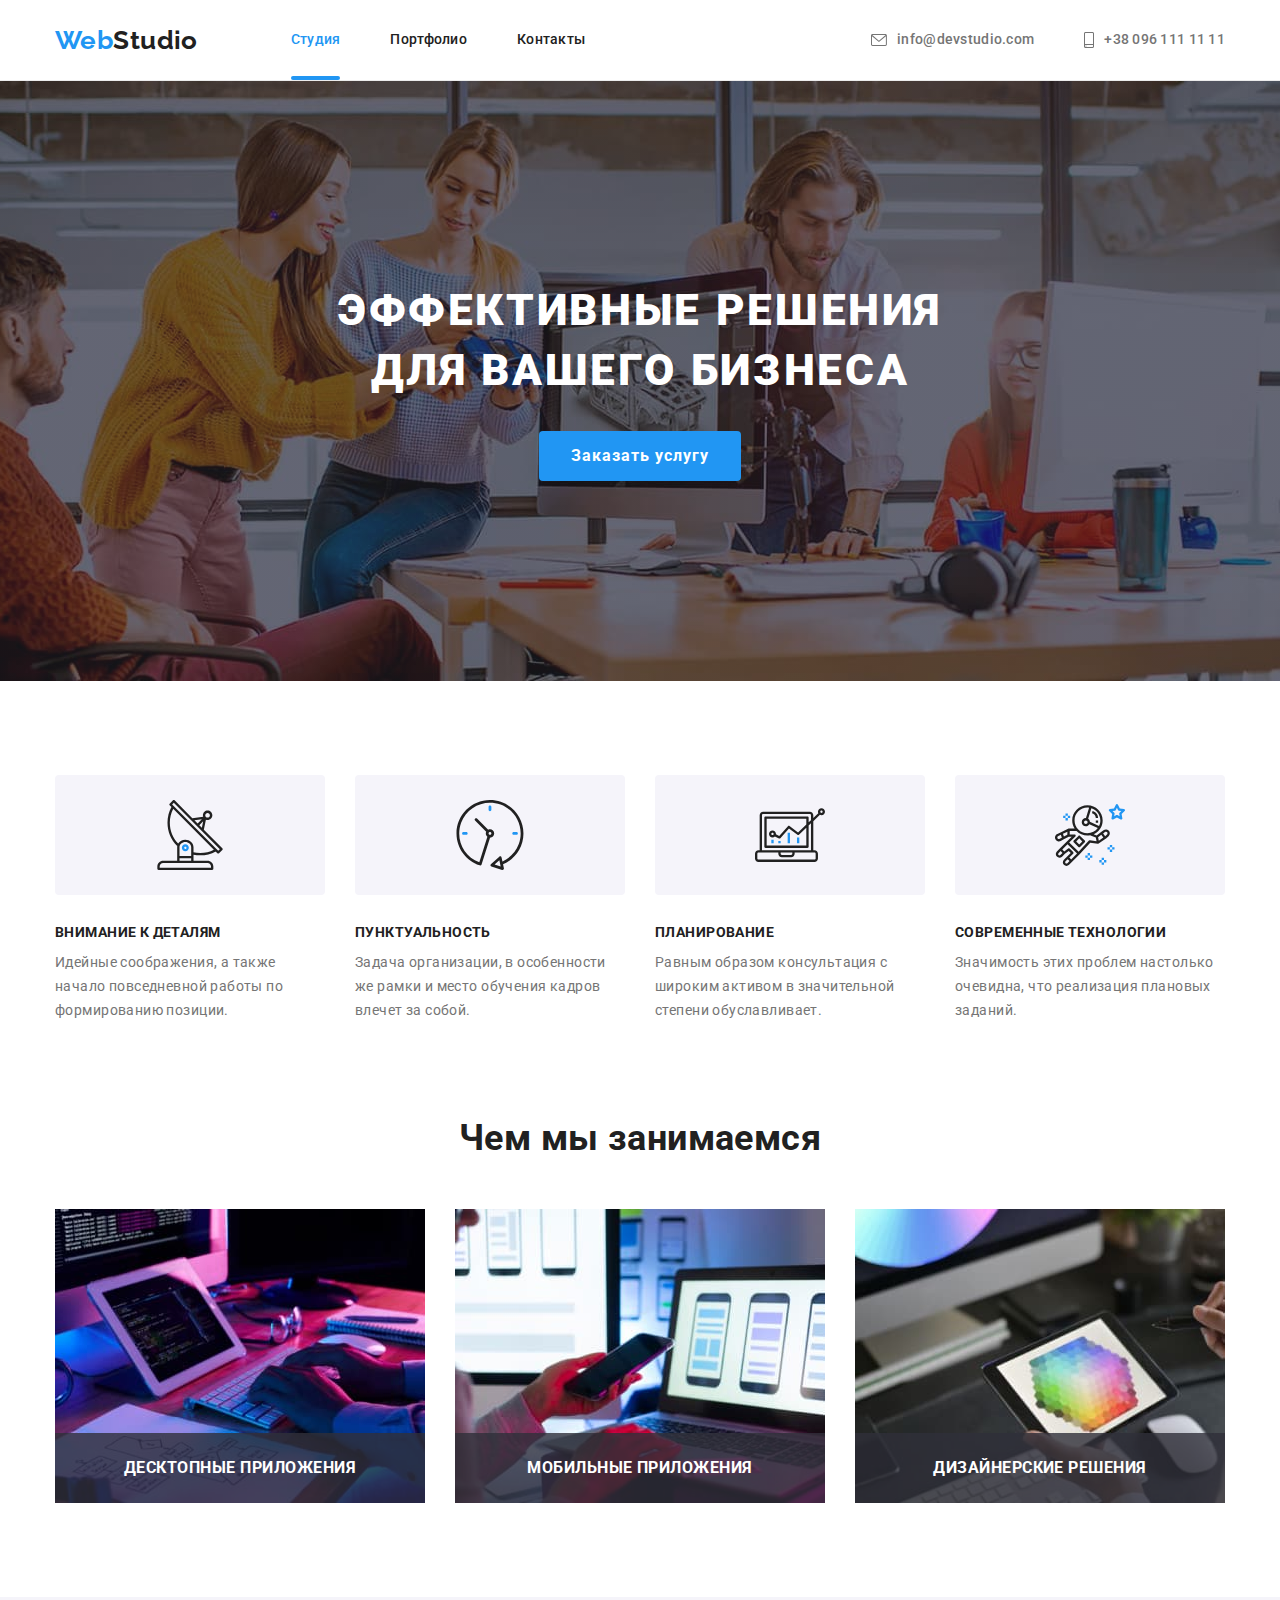
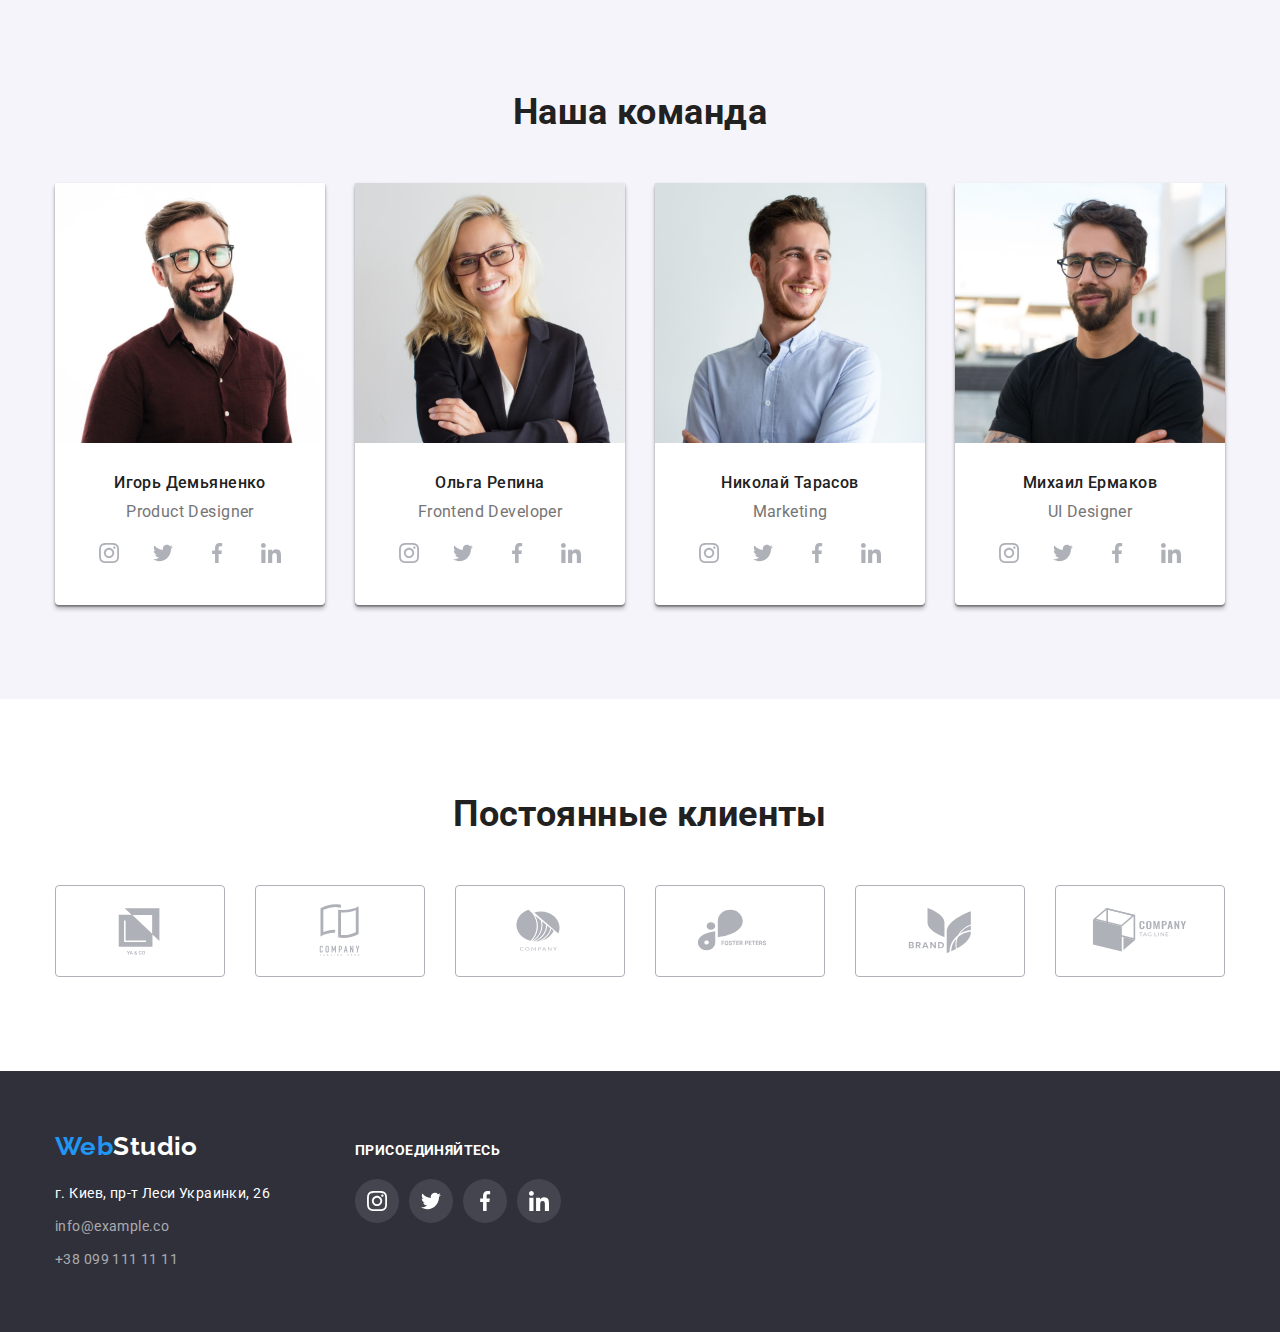
<file: index.html>
<!DOCTYPE html>
<html lang="ru">

<head>
    <meta charset="UTF-8">
    <meta http-equiv="X-UA-Compatible" content="IE=edge">
    <meta name="viewport" content="width=device-width, initial-scale=1.0">
    <title>Студия веб разработки</title>
    <link
        href="https://fonts.googleapis.com/css2?family=Raleway:wght@700&family=Roboto:wght@400;500;700;900&display=swap"
        rel="stylesheet">
    <link rel="stylesheet"
        href="https://cdnjs.cloudflare.com/ajax/libs/modern-normalize/1.1.0/modern-normalize.min.css">
    <link rel="stylesheet" href="./css/styles.css">
</head>

<body>

    <!-- header -->

    <header class="page-header">
        <div class="container main-nav">
            <nav class="header-nav">
                <a class="logo" href="./index.html">Web<span class="head-logo">Studio</span></a>
                <ul class="site-nav list">
                    <li class="item"><a href="./index.html" class="nav-link current">Студия</a></li>
                    <li class="item"><a href="./portfolio.html" class="nav-link">Портфолио</a></li>
                    <li class="item"><a href="" class="nav-link">Контакты</a></li>
                </ul>
            </nav>
            <ul class="auth-nav list">
                <li class="item">
                    <a class="link" href="mailto:info@devstudio.com">
                        <svg class="auth-icon" width="16" height="12">
                            <use href="./images/symbol-defs.svg#icon-envelope"></use>
                        </svg>info@devstudio.com</a>
                </li>
                <li class="item"><a class="link" href="tel:+380961111111">
                        <svg class="auth-icon" width="10" height="16">
                            <use href="./images/symbol-defs.svg#icon-smartphone"></use>
                        </svg>+38 096 111 11 11</a></li>
            </ul>
        </div>
    </header>
    <main>

        <!-- hero  -->

        <section class="hero section">
            <div class="container">
                <h1 class="hero-title">Эффективные решения для вашего бизнеса</h1>
                <button class="button" type="button" data-modal-open>Заказать услугу</button>
            </div>
        </section>

        <!--  Our avdantages  -->

        <section class="section avdantages">
            <div class="container">
                <h2 class="visually-hidden">Наши преимущества</h2>
                <ul class="list">
                    <li class="item">
                        <div class="box-icon">
                            <svg class="avdantages-icon" width="70" height="70">
                                <use href="./images/symbol-defs.svg#icon-antenna"></use>
                            </svg>
                        </div>
                        <h3 class="subtitle">Внимание к деталям</h3>
                        <p class="text">Идейные соображения, а также начало повседневной работы по формированию
                            позиции.
                        </p>
                    </li>
                    <li class="item">
                        <div class="box-icon">
                            <svg class="avdantages-icon" width="70" height="70">
                                <use href="./images/symbol-defs.svg#icon-clock"></use>
                            </svg>
                        </div>
                        <h3 class="subtitle">Пунктуальность</h3>
                        <p class="text">Задача организации, в особенности же рамки и место обучения кадров влечет за
                            собой.</p>
                    </li>
                    <li class="item">
                        <div class="box-icon">
                            <svg class="avdantages-icon" width="70" height="70">
                                <use href="./images/symbol-defs.svg#icon-diagram"></use>
                            </svg>
                        </div>
                        <h3 class="subtitle">Планирование</h3>
                        <p class="text">Равным образом консультация с широким активом в значительной степени
                            обуславливает.</p>
                    </li>
                    <li class="item">
                        <div class="box-icon">
                            <svg class="avdantages-icon" width="70" height="70">
                                <use href="./images/symbol-defs.svg#icon-astronaut"></use>
                            </svg>
                        </div>
                        <h3 class="subtitle">Современные технологии</h3>
                        <p class="text">Значимость этих проблем настолько очевидна, что реализация плановых заданий.</p>
                    </li>
                </ul>
            </div>
        </section>

        <!-- What are we doing -->

        <section class="section what-doing">
            <div class="container">
                <h2 class="section-title">Чем мы занимаемся</h2>
                <ul class="what-doing-list list">
                    <li class="what-doing-item">
                        <img src="./images/img.jpg" class="what-doing-photo" alt="человек печататет на клавиатуре"
                            width="370">
                        <div class="what-doing-box">
                            <h3 class="what-doing-text">Десктопные приложения</h3>
                        </div>
                    </li>
                    <li class="what-doing-item">
                        <img src="./images/img-1.jpg" class="what-doing-photo" alt="чевушка держит в руке телефон"
                            width="370">
                        <div class="what-doing-box">
                            <h3 class="what-doing-text">Мобильные приложения</h3>
                        </div>
                    </li>
                    <li class="what-doing-item">
                        <img src="./images/img-2.jpg" class="what-doing-photo" alt="русует на планшете" width="370">
                        <div class="what-doing-box">
                            <h3 class="what-doing-text">Дизайнерские решения</h3>
                        </div>
                    </li>
                </ul>
            </div>
        </section>

        <!-- Our team -->

        <section class="section our-team">
            <div class="container">
                <h2 class="section-title">Наша команда</h2>
                <ul class="team-list list">
                    <li class="team-item">
                        <img src="./images/img-3.jpg" class="photo" alt="Игорь Демьяненко" width="270" height="260">
                        <div class="box">
                            <h3 class="subtitle">Игорь Демьяненко</h3>
                            <p class="text" lang="en">Product Designer</p>
                            <ul class="list-team-icon list">
                                <li class="item-team-icon">
                                    <a href="" class="box-team-icon" aria-label="Instagram страница">
                                        <svg class="team-icon" width="20" height="20">
                                            <use href="./images/symbol-defs.svg#icon-instagram"></use>
                                        </svg>
                                    </a>
                                </li>
                                <li class="item-team-icon">
                                    <a href="" class="box-team-icon" aria-label="Twitter страница">
                                        <svg class="team-icon" width="20" height="20">
                                            <use href="./images/symbol-defs.svg#icon-twitter"></use>
                                        </svg>
                                    </a>
                                </li>
                                <li class="item-team-icon">
                                    <a href="" class="box-team-icon" aria-label="Facebook страница">
                                        <svg class="team-icon" width="20" height="20">
                                            <use href="./images/symbol-defs.svg#icon-facebook"></use>
                                        </svg>
                                    </a>
                                </li>
                                <li class="item-team-icon">
                                    <a href="" class="box-team-icon" aria-label="Linkedin страница">
                                        <svg class="team-icon" width="20" height="20">
                                            <use href="./images/symbol-defs.svg#icon-linkedin"></use>
                                        </svg>
                                    </a>
                                </li>
                            </ul>
                        </div>
                    </li>
                    <li class="team-item">
                        <img src="./images/img-4.jpg" class="photo" alt="Ольга Репина" width="270" height="260">
                        <div class="box">
                            <h3 class="subtitle">Ольга Репина</h3>
                            <p class="text" lang="en">Frontend Developer</p>
                            <ul class="list-team-icon list">
                                <li class="item-team-icon">
                                    <a href="" class="box-team-icon" aria-label="Instagram страница">
                                        <svg class="team-icon" width="20" height="20">
                                            <use href="./images/symbol-defs.svg#icon-instagram"></use>
                                        </svg>
                                    </a>
                                </li>
                                <li class="item-team-icon">
                                    <a href="" class="box-team-icon" aria-label="Twitter страница">
                                        <svg class="team-icon" width="20" height="20">
                                            <use href="./images/symbol-defs.svg#icon-twitter"></use>
                                        </svg>
                                    </a>
                                </li>
                                <li class="item-team-icon">
                                    <a href="" class="box-team-icon" aria-label="Facebook страница">
                                        <svg class="team-icon" width="20" height="20">
                                            <use href="./images/symbol-defs.svg#icon-facebook"></use>
                                        </svg>
                                    </a>
                                </li>
                                <li class="item-team-icon">
                                    <a href="" class="box-team-icon" aria-label="Linkedin страница">
                                        <svg class="team-icon" width="20" height="20">
                                            <use href="./images/symbol-defs.svg#icon-linkedin"></use>
                                        </svg>
                                    </a>
                                </li>
                            </ul>
                        </div>
                    </li>
                    <li class="team-item">
                        <img src="./images/img-5.jpg" class="photo" alt="Николай Тарасов" width="270" height="260">
                        <div class="box">
                            <h3 class="subtitle">Николай Тарасов</h3>
                            <p class="text" lang="en">Marketing</p>
                            <ul class="list-team-icon list">
                                <li class="item-team-icon">
                                    <a href="" class="box-team-icon" aria-label="Instagram страница">
                                        <svg class="team-icon" width="20" height="20">
                                            <use href="./images/symbol-defs.svg#icon-instagram"></use>
                                        </svg>
                                    </a>
                                </li>
                                <li class="item-team-icon">
                                    <a href="" class="box-team-icon" aria-label="Twitter страница">
                                        <svg class="team-icon" width="20" height="20">
                                            <use href="./images/symbol-defs.svg#icon-twitter"></use>
                                        </svg>
                                    </a>
                                </li>
                                <li class="item-team-icon">
                                    <a href="" class="box-team-icon" aria-label="Facebook страница">
                                        <svg class="team-icon" width="20" height="20">
                                            <use href="./images/symbol-defs.svg#icon-facebook"></use>
                                        </svg>
                                    </a>
                                </li>
                                <li class="item-team-icon">
                                    <a href="" class="box-team-icon" aria-label="Linkedin страница">
                                        <svg class="team-icon" width="20" height="20">
                                            <use href="./images/symbol-defs.svg#icon-linkedin"></use>
                                        </svg>
                                    </a>
                                </li>
                            </ul>
                        </div>
                    </li>
                    <li class="team-item">
                        <img src="./images/img-6.jpg" class="photo" alt="Михаил Ермаков" width="270" height="260">
                        <div class="box">
                            <h3 class="subtitle">Михаил Ермаков</h3>
                            <p class="text" lang="en">UI Designer</p>
                            <ul class="list-team-icon list">
                                <li class="item-team-icon">
                                    <a href="" class="box-team-icon" aria-label="Instagram страница">
                                        <svg class="team-icon" width="20" height="20">
                                            <use href="./images/symbol-defs.svg#icon-instagram"></use>
                                        </svg>
                                    </a>
                                </li>
                                <li class="item-team-icon">
                                    <a href="" class="box-team-icon" aria-label="Twitter страница">
                                        <svg class="team-icon" width="20" height="20">
                                            <use href="./images/symbol-defs.svg#icon-twitter"></use>
                                        </svg>
                                    </a>
                                </li>
                                <li class="item-team-icon">
                                    <a href="" class="box-team-icon" aria-label="Facebook страница">
                                        <svg class="team-icon" width="20" height="20">
                                            <use href="./images/symbol-defs.svg#icon-facebook"></use>
                                        </svg>
                                    </a>
                                </li>
                                <li class="item-team-icon">
                                    <a href="" class="box-team-icon" aria-label="Linkedin страница">
                                        <svg class="team-icon" width="20" height="20">
                                            <use href="./images/symbol-defs.svg#icon-linkedin"></use>
                                        </svg>
                                    </a>
                                </li>
                            </ul>
                        </div>
                    </li>
                </ul>
            </div>
        </section>

        <!-- Clients -->

        <section class="section clients">
            <div class="container">
                <h2 class="section-title">Постоянные клиенты</h2>
                <ul class="list-clients-icon list">
                    <li class="item-clients-icon">
                        <a href="" class="box-clients-icon" aria-label="Название компании">
                            <svg class="clients-icon" width="106" height="60">
                                <use href="./images/symbol-defs.svg#icon-Logo-1"></use>
                            </svg>
                        </a>
                    </li>
                    <li class="item-clients-icon">
                        <a href="" class="box-clients-icon" aria-label="Название компании">
                            <svg class="clients-icon" width="106" height="60">
                                <use href="./images/symbol-defs.svg#icon-Logo-2"></use>
                            </svg>
                        </a>
                    </li>
                    <li class="item-clients-icon">
                        <a href="" class="box-clients-icon" aria-label="Название компании">
                            <svg class="clients-icon" width="106" height="60">
                                <use href="./images/symbol-defs.svg#icon-Logo-3"></use>
                            </svg>
                        </a>
                    </li>
                    <li class="item-clients-icon">
                        <a href="" class="box-clients-icon" aria-label="Название компании">
                            <svg class="clients-icon" width="106" height="60">
                                <use href="./images/symbol-defs.svg#icon-Logo-4"></use>
                            </svg>
                        </a>
                    </li>
                    <li class="item-clients-icon">
                        <a href="" class="box-clients-icon" aria-label="Название компании">
                            <svg class="clients-icon" width="106" height="60">
                                <use href="./images/symbol-defs.svg#icon-Logo-5"></use>
                            </svg>
                        </a>
                    </li>
                    <li class="item-clients-icon">
                        <a href="" class="box-clients-icon" aria-label="Название компании">
                            <svg class="clients-icon" width="106" height="60">
                                <use href="./images/symbol-defs.svg#icon-Logo-6"></use>
                            </svg>
                        </a>
                    </li>
                </ul>
            </div>
        </section>
    </main>

    <!-- footer  -->

    <footer class="footer">
        <div class="container">
            <div class="footer-section">
                <a class="logo" href="./index.html">Web<span class="footer-logo">Studio</span></a>
                <address class="address">
                    <p class="text">г. Киев, пр-т Леси Украинки, 26</p>
                    <ul class="list">
                        <li class="item">
                            <a class="link" href="mailto:info@example.co">info@example.co</a>
                        </li>
                        <li class="item">
                            <a class="link" href="tel:+380991111111">+38 099 111 11 11</a>
                        </li>
                    </ul>
                </address>
            </div>
            <div class="footer-section second-section">
                <p class="subject">присоединяйтесь</p>
                <ul class="list-footer-icon list">
                    <li class="item-footer-icon">
                        <a href="" class="box-footer-icon" aria-label="Instagram страница">
                            <svg class="footer-icon" width="20" height="20">
                                <use href="./images/symbol-defs.svg#icon-instagram"></use>
                            </svg>
                        </a>
                    </li>
                    <li class="item-footer-icon">
                        <a href="" class="box-footer-icon" aria-label="Twitter страница">
                            <svg class="footer-icon" width="20" height="20">
                                <use href="./images/symbol-defs.svg#icon-twitter"></use>
                            </svg>
                        </a>
                    </li>
                    <li class="item-footer-icon">
                        <a href="" class="box-footer-icon" aria-label="Facebook страница">
                            <svg class="footer-icon" width="20" height="20">
                                <use href="./images/symbol-defs.svg#icon-facebook"></use>
                            </svg>
                        </a>
                    </li>
                    <li class="item-footer-icon">
                        <a href="" class="box-footer-icon" aria-label="Linkedin страница">
                            <svg class="footer-icon" width="20" height="20">
                                <use href="./images/symbol-defs.svg#icon-linkedin"></use>
                            </svg>
                        </a>
                    </li>
                </ul>
            </div>
        </div>
    </footer>

    <!-- ----modal---- -->

    <div class="backdrop is-hidden" data-modal>
        <div class="modal">
            <button class="modal-close-button" type="button" data-modal-close>
                <svg class="modal-close-icon" width="11" height="11">
                    <use href="./images/symbol-defs.svg#icon-close"></use>
                </svg>
            </button>
        </div>
    </div>

    <script src="./js/modal.js"></script>

</body>

</html>
</file>
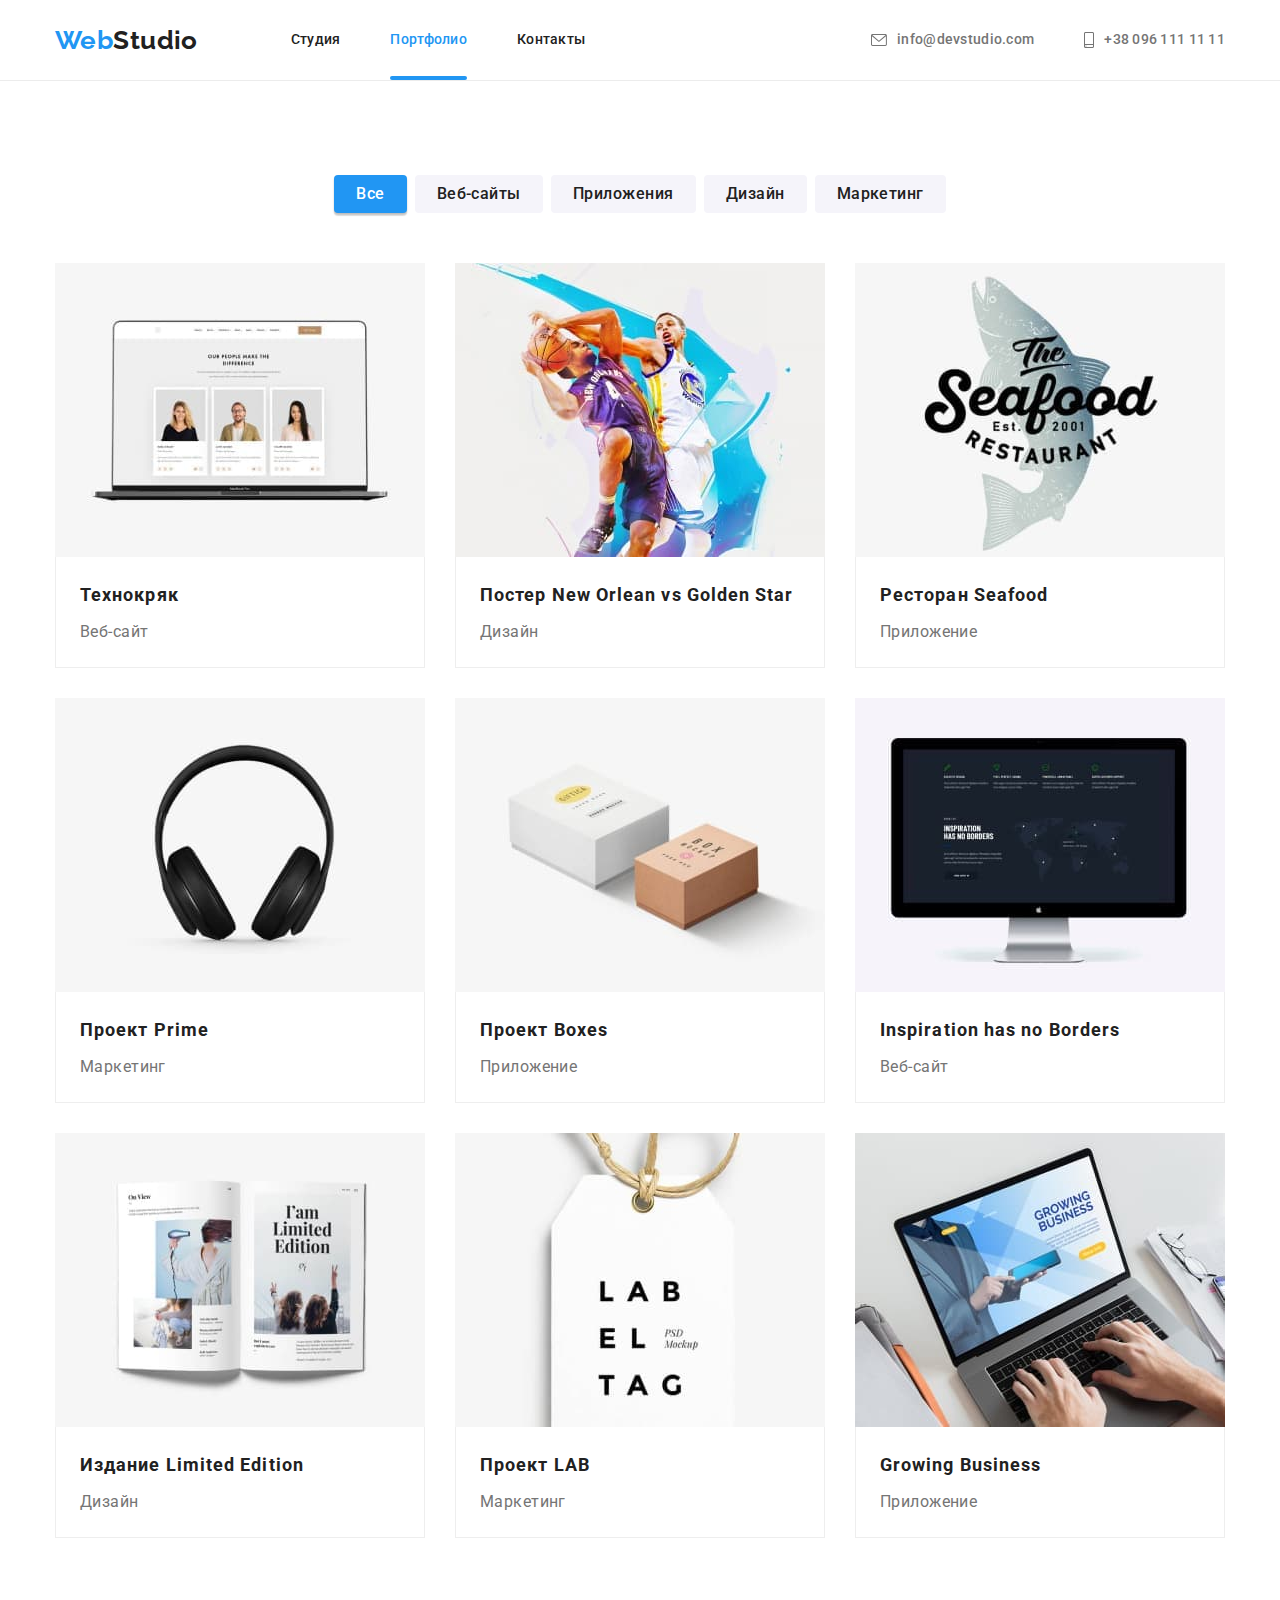
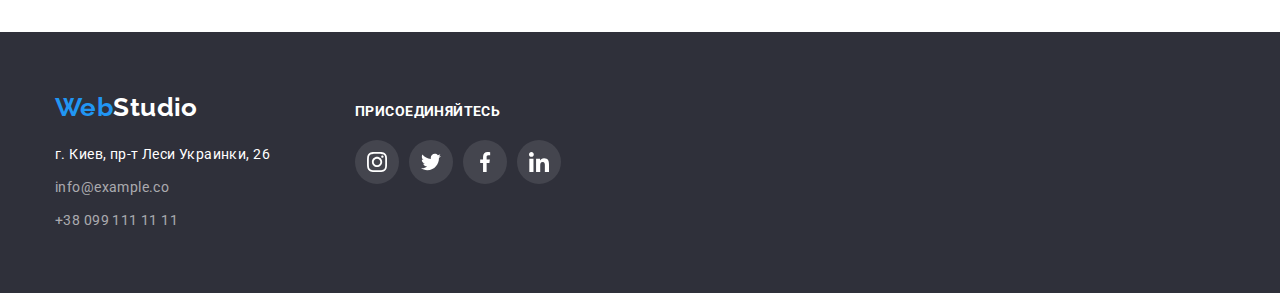
<file: portfolio.html>
<!DOCTYPE html>
<html lang="ru">

<head>
    <meta charset="UTF-8">
    <meta http-equiv="X-UA-Compatible" content="IE=edge">
    <meta name="viewport" content="width=device-width, initial-scale=1.0">
    <title>Портфолио</title>
    <link
        href="https://fonts.googleapis.com/css2?family=Raleway:wght@700&family=Roboto:wght@400;500;700;900&display=swap"
        rel="stylesheet">
    <link rel="stylesheet"
        href="https://cdnjs.cloudflare.com/ajax/libs/modern-normalize/1.1.0/modern-normalize.min.css">
    <link rel="stylesheet" href="./css/styles.css">
</head>

<body>
    <header class="page-header">
        <div class="container main-nav">
            <nav class="header-nav">
                <a class="logo" href="./index.html">Web<span class="head-logo">Studio</span></a>
                <ul class="site-nav list">
                    <li class="item"><a href="./index.html" class="nav-link">Студия</a></li>
                    <li class="item"><a href="./portfolio.html" class="nav-link current">Портфолио</a></li>
                    <li class="item"><a href="" class="nav-link">Контакты</a></li>
                </ul>
            </nav>
            <ul class="auth-nav list">
                <li class="item">
                    <a class="link" href="mailto:info@devstudio.com">
                        <svg class="auth-icon" width="16" height="12">
                            <use href="./images/symbol-defs.svg#icon-envelope"></use>
                        </svg>info@devstudio.com</a>
                </li>
                <li class="item"><a class="link" href="tel:+380961111111">
                        <svg class="auth-icon" width="10" height="16">
                            <use href="./images/symbol-defs.svg#icon-smartphone"></use>
                        </svg>+38 096 111 11 11</a></li>
            </ul>
        </div>
    </header>
    <main>
        <section class="section">
            <div class="container">
                <h1 class="visually-hidden">Портфолио</h1>
                <ul class="filter-nav list">
                    <li class="item"><button class="button-filter current" type="button">Все</button></li>
                    <li class="item"><button class="button-filter" type="button">Веб-сайты</button></li>
                    <li class="item"><button class="button-filter" type="button">Приложения</button></li>
                    <li class="item"><button class="button-filter" type="button">Дизайн</button></li>
                    <li class="item"><button class="button-filter" type="button">Маркетинг</button></li>
                </ul>
                <ul class="portfolio-list list">
                    <li class="portfolio-item">
                        <a href="" class="portfolio-link">
                            <div class="portfolio-photo-box">
                                <img src="./images/portfolio-1.jpg" class="portfolio-photo" alt="ноутбук" width="370">
                                <div class="portfolio-overlay">
                                    <p class="portfolio-overlay-text">Технокряк это современная площадка распространения
                                        коронавируса. Компании используют эту платформу для цифрового шпионажа и атак на
                                        защищённые сервера конкурентов.</p>
                                </div>
                            </div>
                            <div class="portfolio-text-box">
                                <h2 class="portfolio-subtitle">Технокряк</h2>
                                <p class="portfolio-text">Веб-сайт</p>
                            </div>
                        </a>
                    </li>
                    <li class="portfolio-item">
                        <a href="" class="portfolio-link">
                            <div class="portfolio-photo-box">
                                <img src="./images/portfolio-2.jpg" class="portfolio-photo" alt="баскетболисты"
                                    width="370">
                                <div class="portfolio-overlay">
                                    <p class="portfolio-overlay-text">Технокряк это современная площадка распространения
                                        коронавируса. Компании используют эту платформу для цифрового шпионажа и атак на
                                        защищённые сервера конкурентов.</p>
                                </div>
                            </div>
                            <div class="portfolio-text-box">
                                <h2 class="portfolio-subtitle">Постер <span lang="en">New Orlean vs Golden
                                        Star</span>
                                </h2>
                                <p class="portfolio-text">Дизайн</p>
                            </div>
                        </a>
                    </li>
                    <li class="portfolio-item">
                        <a href="" class="portfolio-link">
                            <div class="portfolio-photo-box">
                                <img src="./images/portfolio-3.jpg" class="portfolio-photo" alt="логотип" width="370">
                                <div class="portfolio-overlay">
                                    <p class="portfolio-overlay-text">Технокряк это современная площадка распространения
                                        коронавируса. Компании используют эту платформу для цифрового шпионажа и атак на
                                        защищённые сервера конкурентов.</p>
                                </div>
                            </div>
                            <div class="portfolio-text-box">
                                <h2 class="portfolio-subtitle">Ресторан <span lang="en">Seafood</span></h2>
                                <p class="portfolio-text">Приложение</p>
                            </div>
                        </a>
                    </li>
                    <li class="portfolio-item">
                        <a href="" class="portfolio-link">
                            <div class="portfolio-photo-box">
                                <img src="./images/portfolio-4.jpg" class="portfolio-photo" alt="наушники" width="370">
                                <div class="portfolio-overlay">
                                    <p class="portfolio-overlay-text">Технокряк это современная площадка распространения
                                        коронавируса. Компании используют эту платформу для цифрового шпионажа и атак на
                                        защищённые сервера конкурентов.</p>
                                </div>
                            </div>
                            <div class="portfolio-text-box">
                                <h2 class="portfolio-subtitle">Проект <span lang="en">Prime</span></h2>
                                <p class="portfolio-text">Маркетинг</p>
                            </div>
                        </a>
                    </li>
                    <li class="portfolio-item">
                        <a href="" class="portfolio-link">
                            <div class="portfolio-photo-box">
                                <img src="./images/portfolio-5.jpg" class="portfolio-photo" alt="коробки" width="370">
                                <div class="portfolio-overlay">
                                    <p class="portfolio-overlay-text">Технокряк это современная площадка распространения
                                        коронавируса. Компании используют эту платформу для цифрового шпионажа и атак на
                                        защищённые сервера конкурентов.</p>
                                </div>
                            </div>
                            <div class="portfolio-text-box">
                                <h2 class="portfolio-subtitle">Проект <span lang="en">Boxes</span></h2>
                                <p class="portfolio-text">Приложение</p>
                            </div>
                        </a>
                    </li>
                    <li class="portfolio-item">
                        <a href="" class="portfolio-link">
                            <div class="portfolio-photo-box">
                                <img src="./images/portfolio-6.jpg" class="portfolio-photo" alt="компьютер" width="370">
                                <div class="portfolio-overlay">
                                    <p class="portfolio-overlay-text">Технокряк это современная площадка распространения
                                        коронавируса. Компании используют эту платформу для цифрового шпионажа и атак на
                                        защищённые сервера конкурентов.</p>
                                </div>
                            </div>
                            <div class="portfolio-text-box">
                                <h2 class="portfolio-subtitle"><span lang="en">Inspiration has no Borders</span>
                                </h2>
                                <p class="portfolio-text">Веб-сайт</p>
                            </div>
                        </a>
                    </li>
                    <li class="portfolio-item">
                        <a href="" class="portfolio-link">
                            <div class="portfolio-photo-box">
                                <img src="./images/portfolio-7.jpg" class="portfolio-photo" alt="журнал" width="370">
                                <div class="portfolio-overlay">
                                    <p class="portfolio-overlay-text">Технокряк это современная площадка распространения
                                        коронавируса. Компании используют эту платформу для цифрового шпионажа и атак на
                                        защищённые сервера конкурентов.</p>
                                </div>
                            </div>
                            <div class="portfolio-text-box">
                                <h2 class="portfolio-subtitle">Издание <span lang="en">Limited Edition</span></h2>
                                <p class="portfolio-text">Дизайн</p>
                            </div>
                        </a>
                    </li>
                    <li class="portfolio-item">
                        <a href="" class="portfolio-link">
                            <div class="portfolio-photo-box">
                                <img src="./images/portfolio-8.jpg" class="portfolio-photo" alt="лейба" width="370">
                                <div class="portfolio-overlay">
                                    <p class="portfolio-overlay-text">Технокряк это современная площадка распространения
                                        коронавируса. Компании используют эту платформу для цифрового шпионажа и атак на
                                        защищённые сервера конкурентов.</p>
                                </div>
                            </div>
                            <div class="portfolio-text-box">
                                <h2 class="portfolio-subtitle">Проект <span lang="en">LAB</span></h2>
                                <p class="portfolio-text">Маркетинг</p>
                            </div>
                        </a>
                    </li>
                    <li class="portfolio-item">
                        <a href="" class="portfolio-link">
                            <div class="portfolio-photo-box">
                                <img src="./images/portfolio-9.jpg" class="portfolio-photo" alt="ноутбук" width="370">
                                <div class="portfolio-overlay">
                                    <p class="portfolio-overlay-text">Технокряк это современная площадка распространения
                                        коронавируса. Компании используют эту платформу для цифрового шпионажа и атак на
                                        защищённые сервера конкурентов.</p>
                                </div>
                            </div>
                            <div class="portfolio-text-box">
                                <h2 class="portfolio-subtitle"><span lang="en">Growing Business</span></h2>
                                <p class="portfolio-text">Приложение</p>
                            </div>
                        </a>
                    </li>
                </ul>
            </div>
        </section>
    </main>
    <footer class="footer">
        <div class="container">
            <div class="footer-section">
                <a class="logo" href="./index.html">Web<span class="footer-logo">Studio</span></a>
                <address class="address">
                    <p class="text">г. Киев, пр-т Леси Украинки, 26</p>
                    <ul class="list">
                        <li class="item">
                            <a class="link" href="mailto:info@example.co">info@example.co</a>
                        </li>
                        <li class="item">
                            <a class="link" href="tel:+380991111111">+38 099 111 11 11</a>
                        </li>
                    </ul>
                </address>
            </div>
            <div class="footer-section second-section">
                <p class="subject">присоединяйтесь</p>
                <ul class="list-footer-icon list">
                    <li class="item-footer-icon">
                        <a href="" class="box-footer-icon" aria-label="Instagram страница">
                            <svg class="footer-icon" width="20" height="20">
                                <use href="./images/symbol-defs.svg#icon-instagram"></use>
                            </svg>
                        </a>
                    </li>
                    <li class="item-footer-icon">
                        <a href="" class="box-footer-icon" aria-label="Twitter страница">
                            <svg class="footer-icon" width="20" height="20">
                                <use href="./images/symbol-defs.svg#icon-twitter"></use>
                            </svg>
                        </a>
                    </li>
                    <li class="item-footer-icon">
                        <a href="" class="box-footer-icon" aria-label="Facebook страница">
                            <svg class="footer-icon" width="20" height="20">
                                <use href="./images/symbol-defs.svg#icon-facebook"></use>
                            </svg>
                        </a>
                    </li>
                    <li class="item-footer-icon">
                        <a href="" class="box-footer-icon" aria-label="Linkedin страница">
                            <svg class="footer-icon" width="20" height="20">
                                <use href="./images/symbol-defs.svg#icon-linkedin"></use>
                            </svg>
                        </a>
                    </li>
                </ul>
            </div>
        </div>
    </footer>
</body>

</html>
</file>
<file: css/styles.css>
:root {
    --primary-bg-color: #FFFFFF;
    --secondary-bg-color: #F5F4FA;
    --footer-bg-color: #2F303A;
    --accent-color: #2196F3;
    --title-text-color: #212121;
    --primery-text-color: #757575;
    --footer-link-color: rgba(255,255,255,.6);
    --icon-color: #AFB1B8;
    --cubic-bezier: cubic-bezier(0.4, 0, 0.2, 1);
    --duration-animation: 250ms;

}

body {
    font-family: 'Roboto', sans-serif;
    font-size: 14px;
    line-height: 1.71;
    letter-spacing: 0.03em;
    color: var(--primery-text-color);
    background-color: var(--primary-bg-color);
}

.container {
    width: 1200px;
    padding: 0 15px;
    margin-left: auto;
    margin-right: auto;
    
}

.section {
    padding-top: 94px;
    padding-bottom: 94px;
}

.list {
    padding: 0;
    margin: 0;
    list-style: none;
}

.visually-hidden {
    position: absolute;

    white-space: nowrap;
    width: 1px;
    height: 1px;
    overflow: hidden;

    border: 0;
    padding: 0;
    clip: rect(0 0 0 0);
    clip-path: inset(50%);
    margin: -1px;
}

/* logo */

.logo {
    color: var(--accent-color);
    font-family: 'Raleway', sans-serif;
    font-weight: 700;
    font-size: 26px;
    line-height: 1.19;
    text-decoration: none;
}

.page-header .logo {
    margin-right: 93px;
    padding: 24px 0;
}

.head-logo {
    color: var(--title-text-color);
}

.footer-logo {
    color: var(--primary-bg-color);
}

/* site nav */

.main-nav,
.header-nav {
    display: flex;
    align-items: center;
}

.site-nav {

    display: flex;

}

.site-nav .current {
    color: var(--accent-color);
}

.site-nav .current::after {
    position: absolute;
    left: 0;
    bottom: 0;

    content: '';
    display: block;
    width: 100%;
    height: 4px;
    border-radius: 2px;
    background-color: var(--accent-color);
}


.site-nav .item:not(:last-child) {
    margin-right: 50px;
}

.nav-link {
    position: relative;

    display: block;
    padding-top: 32px;
    padding-bottom: 32px;

    color: var(--title-text-color);
    font-weight: 500;
    line-height: 1.14;
    letter-spacing: 0.02em;
    text-decoration: none;

    transition: color var(--duration-animation) var(--cubic-bezier);
}

.site-nav .nav-link:hover,
.site-nav .nav-link:focus {
    color: var(--accent-color);
}


/* auth nav */

.auth-nav {
    display: flex;
    margin-left: auto;
}

.auth-nav .link {
    display: flex;
    align-items: center;
    padding-top: 32px;
    padding-bottom: 32px;

    color: var(--primery-text-color);
    font-weight: 500;
    line-height: 1.14;
    letter-spacing: 0.02em;
    text-decoration: none;
    transition: color var(--duration-animation) var(--cubic-bezier);
}

.auth-nav .link:hover,
.auth-nav .link:focus {
    color: var(--accent-color);
    
}

.auth-nav .item:not(:last-child) {
    margin-right: 50px;
}

.auth-icon {
    margin-right: 10px;
}

.auth-icon,
.auth-icon:hover,
.auth-icon:focus {
    fill: currentColor;
}

.page-header {
    border-bottom: 1px solid #ECECEC;
}


/* hero */

.hero {
    max-width: 1600px;
    min-height: 600px;
    margin: 0 auto;
    background-color: var(--footer-bg-color);
    background-image:
        linear-gradient( to right, rgba(47, 48, 58, 0.4), rgba(47, 48, 58, 0.4)),
        url(../images/hero-img.jpg);
    background-size: cover;
    background-repeat: no-repeat;
    background-position: center;

    text-align: center;
    padding-top: 200px;
    padding-bottom: 200px;
}

.hero .container {
    width: 696px;
}

.hero-title {
    margin-bottom: 30px;
    margin-top: 0;

    color: var(--primary-bg-color);
    font-weight: 900;
    font-size: 44px;
    line-height: 1.36;
    letter-spacing: 0.06em;
    text-transform: uppercase;
}

.hero .button {
    min-width: 200px;
    min-height: 50px;
    padding: 10px 32px;
}

/* button */

.button {
    color: var(--primary-bg-color);
    background-color: var(--accent-color);
    font-family: inherit;
    font-weight: 700;
    font-size: 16px;
    line-height: 1.88;
    letter-spacing: 0.06em;
    cursor: pointer;
    border: none;
    border-radius: 4px;
}

.button-filter {
    color: var(--title-text-color);
    background-color: var(--secondary-bg-color);
    font-family: inherit;
    font-weight: 500;
    font-size: 16px;
    line-height: 1.63;
    letter-spacing: 0.03em;
    cursor: pointer;
    border: none;
    border-radius: 4px;

    transition: color var(--duration-animation) var(--cubic-bezier),
    background-color var(--duration-animation) var(--cubic-bezier),
    box-shadow var(--duration-animation) var(--cubic-bezier);
    ;
}

.button-filter:hover,
.button-filter:focus {
    color: var(--primary-bg-color);
    background-color: var(--accent-color);
    box-shadow:
    0px 2px 2px 0px rgba(0, 0, 0, .12),
    0px 1px 2px 0px rgba(0, 0, 0, .08),
    0px 3px 1px 0px rgba(0, 0, 0, .1);

;
}


/* title */

.section-title {
    margin-top: 0;
    margin-bottom: 50px;

    color: var(--title-text-color);
    font-weight: 700;
    font-size: 36px;
    line-height: 1.17;
    text-align: center;
}

/* Our avdantages */

.avdantages .list {
    display: flex;
}

.avdantages .subtitle {
    margin-top: 0;
    margin-bottom: 10px;

    color: var(--title-text-color);
    font-weight: 700;
    font-size: 14px;
    line-height: 1.14;
    text-transform: uppercase;
}

.avdantages .item {
    width: 270px;
}

.avdantages .box-icon {
    display: flex;
    justify-content: center;
    align-items: center;
    margin-bottom: 30px;

    width: 270px;
    height: 120px;
    background-color: var(--secondary-bg-color);
    border-radius: 4px;
}

.avdantages .item:not(:last-child) {
    margin-right: 30px;
}

.avdantages .text {
    padding: 0;
    margin: 0;
}


/* <!-- What are we doing --> */

.section.what-doing {
    padding-top: 0;
}

.what-doing-list {
    display: flex;
}

.what-doing-item {
    position: relative;

    margin-right: 30px;
}

.what-doing-item:last-child {
    margin-right: 0;
}

.what-doing-photo {
    display: block;
    height: auto;

}


.what-doing-box {
    position: absolute;
    bottom: 0;
    left: 0;

    display: flex;
    width: 100%;
    height: 70px;

    background-color: rgba(47, 48, 58, 0.8);;
}

.what-doing-text {
    margin: auto;

    font-weight: 700;
    line-height: 1.14;
    text-align: center;
    letter-spacing: 0.03em;
    text-transform: uppercase;
    color: #FFFFFF;
}

/* our team */

.our-team {
    background-color: var(--secondary-bg-color);
    font-size: 16px;
    line-height: 1.19;
}

.team-list {
    display: flex;
    flex-wrap: wrap;
    margin-right: -30px;
    margin-bottom: -30px;
}

.team-item {
    flex-basis: calc(100% / 4 - 30px);
    margin-right: 30px;
    margin-bottom: 30px;

    text-align: center;
    background-color: var(--primary-bg-color);
    border-bottom-left-radius: 4px;
    border-bottom-right-radius: 4px;
    box-shadow: 0 2px 1px rgba(0, 0, 0, .2), 0 1px 1px rgba(0, 0, 0, .14), 0 1px 3px rgba(0, 0, 0, .12), 0 4px 4px rgba(0, 0, 0, .25);
}

.our-team .box {
    padding-top: 30px;
    padding-bottom: 30px;
}

.our-team .photo {
    display: block;
    max-width: 100%;
    height: auto;
}

.our-team .subtitle {
    margin: 0 0 10px;
    color: var(--title-text-color);

    font-weight: 500;
    font-size: 16px;
}

.our-team .text {
    margin: 0 0 10px;
}

.list-team-icon {
    display: flex;
    justify-content: center;
}

.item-team-icon:not(:last-child){
    margin-right: 10px;
}

.box-team-icon {
    display: flex;
    justify-content: center;    
    align-items: center;

    width: 44px;
    height: 44px;
    border-radius: 50%;
    color: var(--icon-color);

    transition: color var(--duration-animation) var(--cubic-bezier),
    background-color var(--duration-animation) var(--cubic-bezier)
}

.box-team-icon:hover,
.box-team-icon:focus {
color: #FFFFFF;
background-color: var(--accent-color);
}

.team-icon {
    fill: currentColor;
}

/* <!-- Clients --> */

.list-clients-icon {
    display: flex;
    justify-content: center;
}

.item-clients-icon:not(:last-child) {
    margin-right: 30px;
}

.box-clients-icon {
    display: flex;
    justify-content: center;
    align-items: center;
    width: 170px;
    height: 92px;

    color: var(--icon-color);
    border: 1px solid var(--icon-color);
    border-radius: 4px;

    transition: color var(--duration-animation) var(--cubic-bezier),
    border-color var(--duration-animation) var(--cubic-bezier);
}

.box-clients-icon:hover,
.box-clients-icon:focus {
    color: var(--accent-color);
    border-color: var(--accent-color);
}

.clients-icon {
    fill: currentColor;
}

/* footer */

.footer {
    background: var(--footer-bg-color);
    padding: 60px 0;
}

.footer .container {
    display: flex;
    align-items: baseline;

}

.footer .logo {
    display: inline-block;
    margin-bottom: 20px;
}

.footer .text {
    margin-top: 0;
    margin-bottom: 9px;
}

.footer .item:not(:last-child) {
    margin-bottom: 9px;
}

.address {
    color: var(--primary-bg-color);
    font-style: normal;
}

.footer .link {
    color: var(--footer-link-color);   
    text-decoration: none;

    transition: color var(--duration-animation) var(--cubic-bezier);
}

.footer .link:hover,
.footer .link:focus {
    color: var(--accent-color);
}

.footer-section.second-section .subject {
    font-weight: 700;
    line-height: 1.14;
    text-transform: uppercase;
    margin-top: 0;
    margin-bottom: 20px;

    color: var(--primary-bg-color);
}

.footer-section {
    width: 270px;
    margin-right: 30px;
}

.footer-section:last-child {
    margin-right: 0;
}


.list-footer-icon {
    display: flex;
}

.item-footer-icon:not(:last-child) {
    margin-right: 10px;
}

.box-footer-icon {
    display: flex;
    justify-content: center;    
    align-items: center;

    width: 44px;
    height: 44px;
    border-radius: 50%;
    color: #FFFFFF;
    background-color: rgba(255, 255, 255, 0.1);

    transition: background-color var(--duration-animation) var(--cubic-bezier);
}

.box-footer-icon:hover,
.box-footer-icon:focus {
background-color: var(--accent-color);
}

.footer-icon {
    fill: currentColor;
}

/* ------------- modal----------- */

.backdrop {
    position: fixed;
    top: 0;
    left: 0;

    width: 100%;
    height: 100%;

    background-color: rgba(0, 0, 0, .2);
    opacity: 1;

    transition: opacity var(--duration-animation) var(--cubic-bezier);

}

.backdrop.is-hidden {
    opacity: 0;
    pointer-events: none;
    visibility: hidden;
}


.modal {
    position: absolute;
    left: 50%;
    top: 50%;
    transform: translate(-50%, -50%) scale(1);

    min-width: 528px;
    min-height: 581px;

    background: #FFFFFF;
    border-radius: 4px;
    box-shadow: 0px 1px 3px rgba(0, 0, 0, 0.12),
    0px 1px 1px rgba(0, 0, 0, 0.14),
    0px 2px 1px rgba(0, 0, 0, 0.2);

    transition: transform var(--duration-animation) var(--cubic-bezier);
}

.backdrop.is-hidden .modal {
    transform: translate(-50%, -50%) scale(0.9);
}

.modal-close-button {
    position: absolute;
    top: 8px;
    right: 8px;

    display: flex;
    justify-content: center;
    align-items: center;
    width: 30px;
    height: 30px;
    
    border-radius: 50%;
    background: #FFFFFF;
    border: 1px solid rgba(0, 0, 0, 0.1);
    
    cursor: pointer;
}

.modal-close-icon {
    transform: rotate3d(0, 0, 1, 0) scale(1);
    

    transition: transform var(--duration-animation) var(--cubic-bezier);
}

.modal-close-button:hover .modal-close-icon {
    transform: rotate3d(0, 0, 1, 90deg) scale(1.15);
}

/* portfolio page */

.filter-nav {
    display: flex;
    justify-content: center;
    margin-bottom: 50px;
}

.filter-nav .item:not(:last-child) {
    margin-right: 8px;
}

.button-filter {
    padding: 6px 22px;
}

.filter-nav .current {
    color: var(--primary-bg-color);
    background-color: var(--accent-color);
    box-shadow:
    0px 2px 2px 0px rgba(0, 0, 0, .12),
    0px 1px 2px 0px rgba(0, 0, 0, .08),
    0px 3px 1px 0px rgba(0, 0, 0, .1);
}

.portfolio-list {
    display: flex;
    flex-wrap: wrap;
    margin: -15px;
}

.portfolio-item {
    margin: 15px;
    width: 370px;
}

.portfolio-link {
    text-decoration: none;
    display: block;

    transition: box-shadow var(--duration-animation) var(--cubic-bezier);
}

.portfolio-link:hover,
.portfolio-link:focus {
    box-shadow:
    1px 4px 6px 0px rgba(0, 0, 0, .16),
    0px 4px 4px 0px rgba(0, 0, 0, .06),
    0px 1px 1px 0px rgba(0, 0, 0, .12);
}

.portfolio-photo-box {
    position: relative;

    overflow: hidden;
    width: 100%;
    margin: 0 auto;
}

.portfolio-photo {
    display: block;
    width: 100%;
    height: auto;
}

.portfolio-overlay {
    position: absolute;
    bottom: 0;
    left: 0;
    transform: translateY(100%);

    width: 100%;
    height: 100%;
    overflow: hidden;
    padding: 63px 24px;
    background-color: rgba(33, 150, 243, 0.9);

    transition: transform var(--duration-animation) var(--cubic-bezier);
}

.portfolio-link:hover .portfolio-overlay,
.portfolio-link:focus .portfolio-overlay {
    transform: translateY(0);
}

.portfolio-overlay-text {
    margin: 0;
    font-size: 18px;
    line-height: 1.56;

    color: #FFFFFF;
}

.portfolio-text-box {
    padding: 20px 24px;
    border-right: 1px solid #EEEEEE;
    border-bottom: 1px solid #EEEEEE;
    border-left: 1px solid #EEEEEE;
}

.portfolio-subtitle {
    margin-top: 0;
    margin-bottom: 4px;

    color: var(--title-text-color);
    font-weight: 700;
    font-size: 18px;
    line-height: 2;
    letter-spacing: 0.06em;
}

.portfolio-text {
    margin-top: 0;
    margin-bottom: 0;

    color: var(--primery-text-color);
    font-size: 16px;
    line-height: 1.88;
}
</file>
